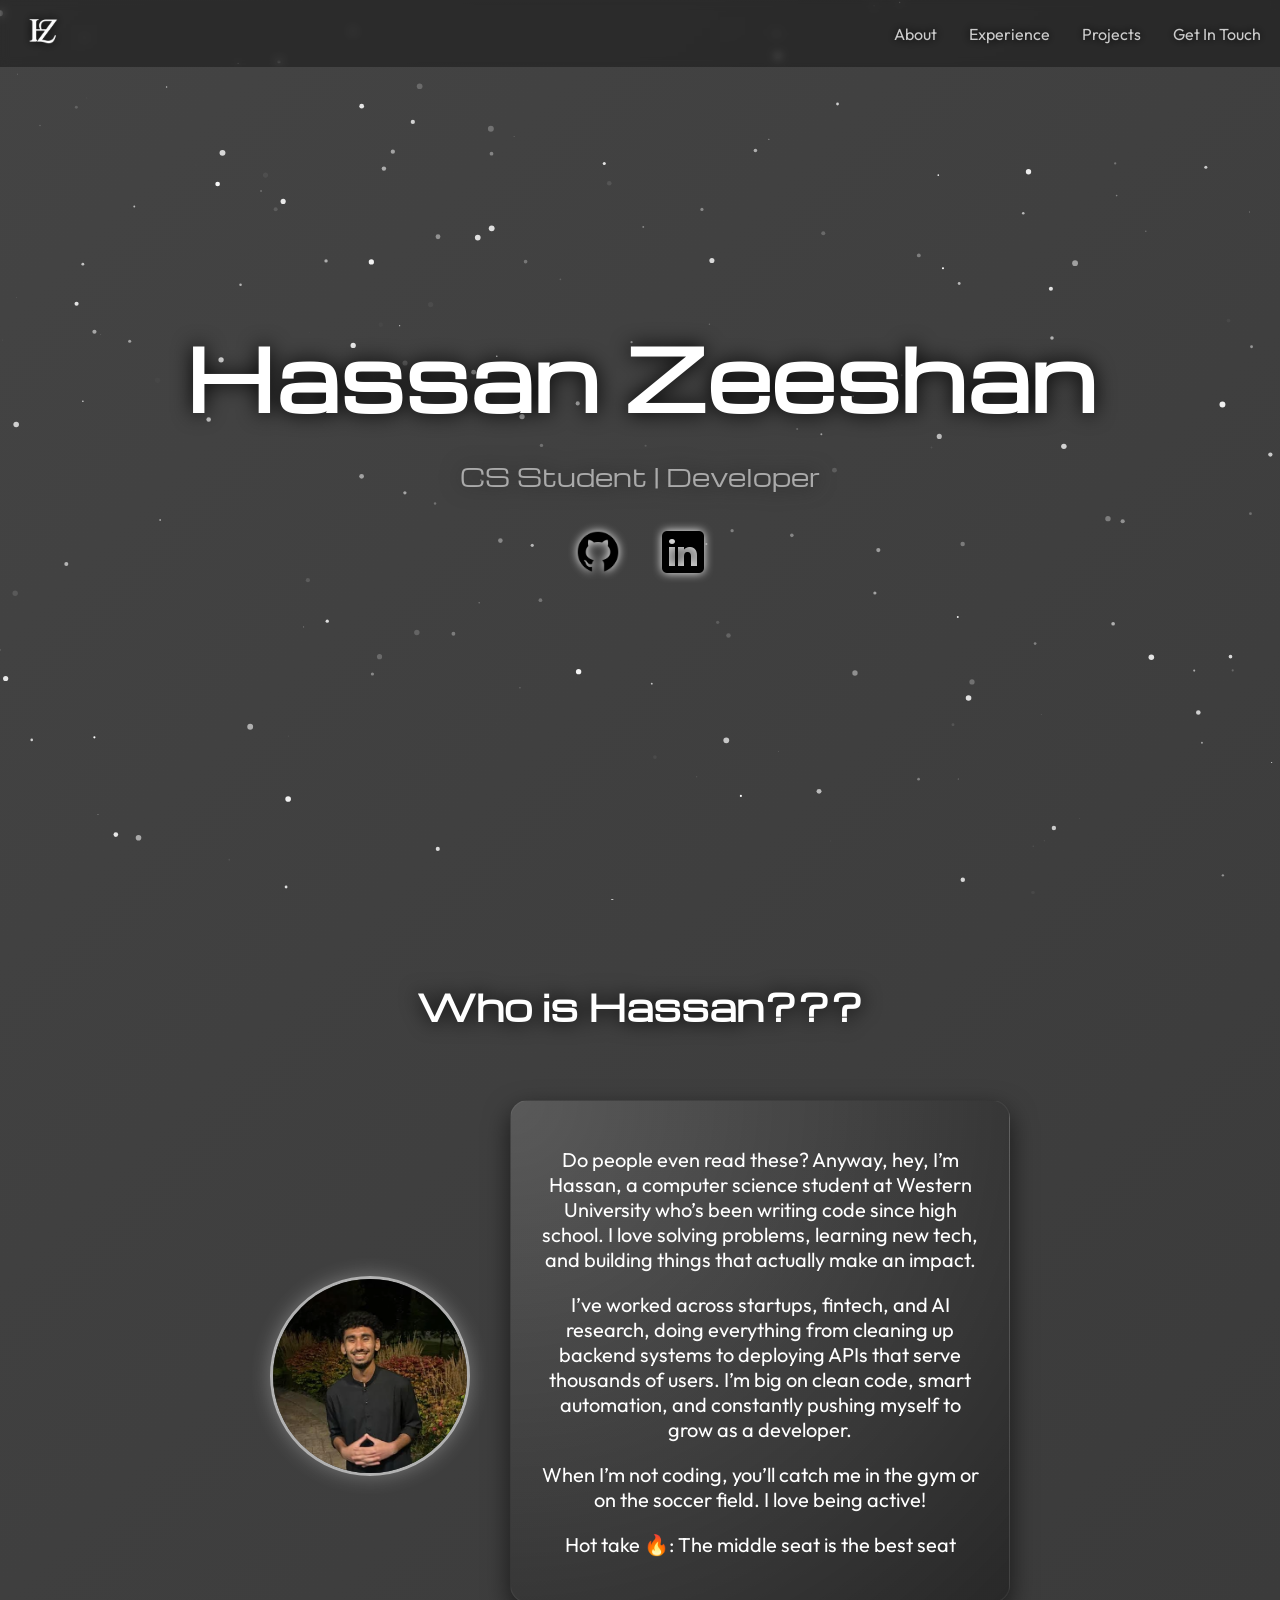
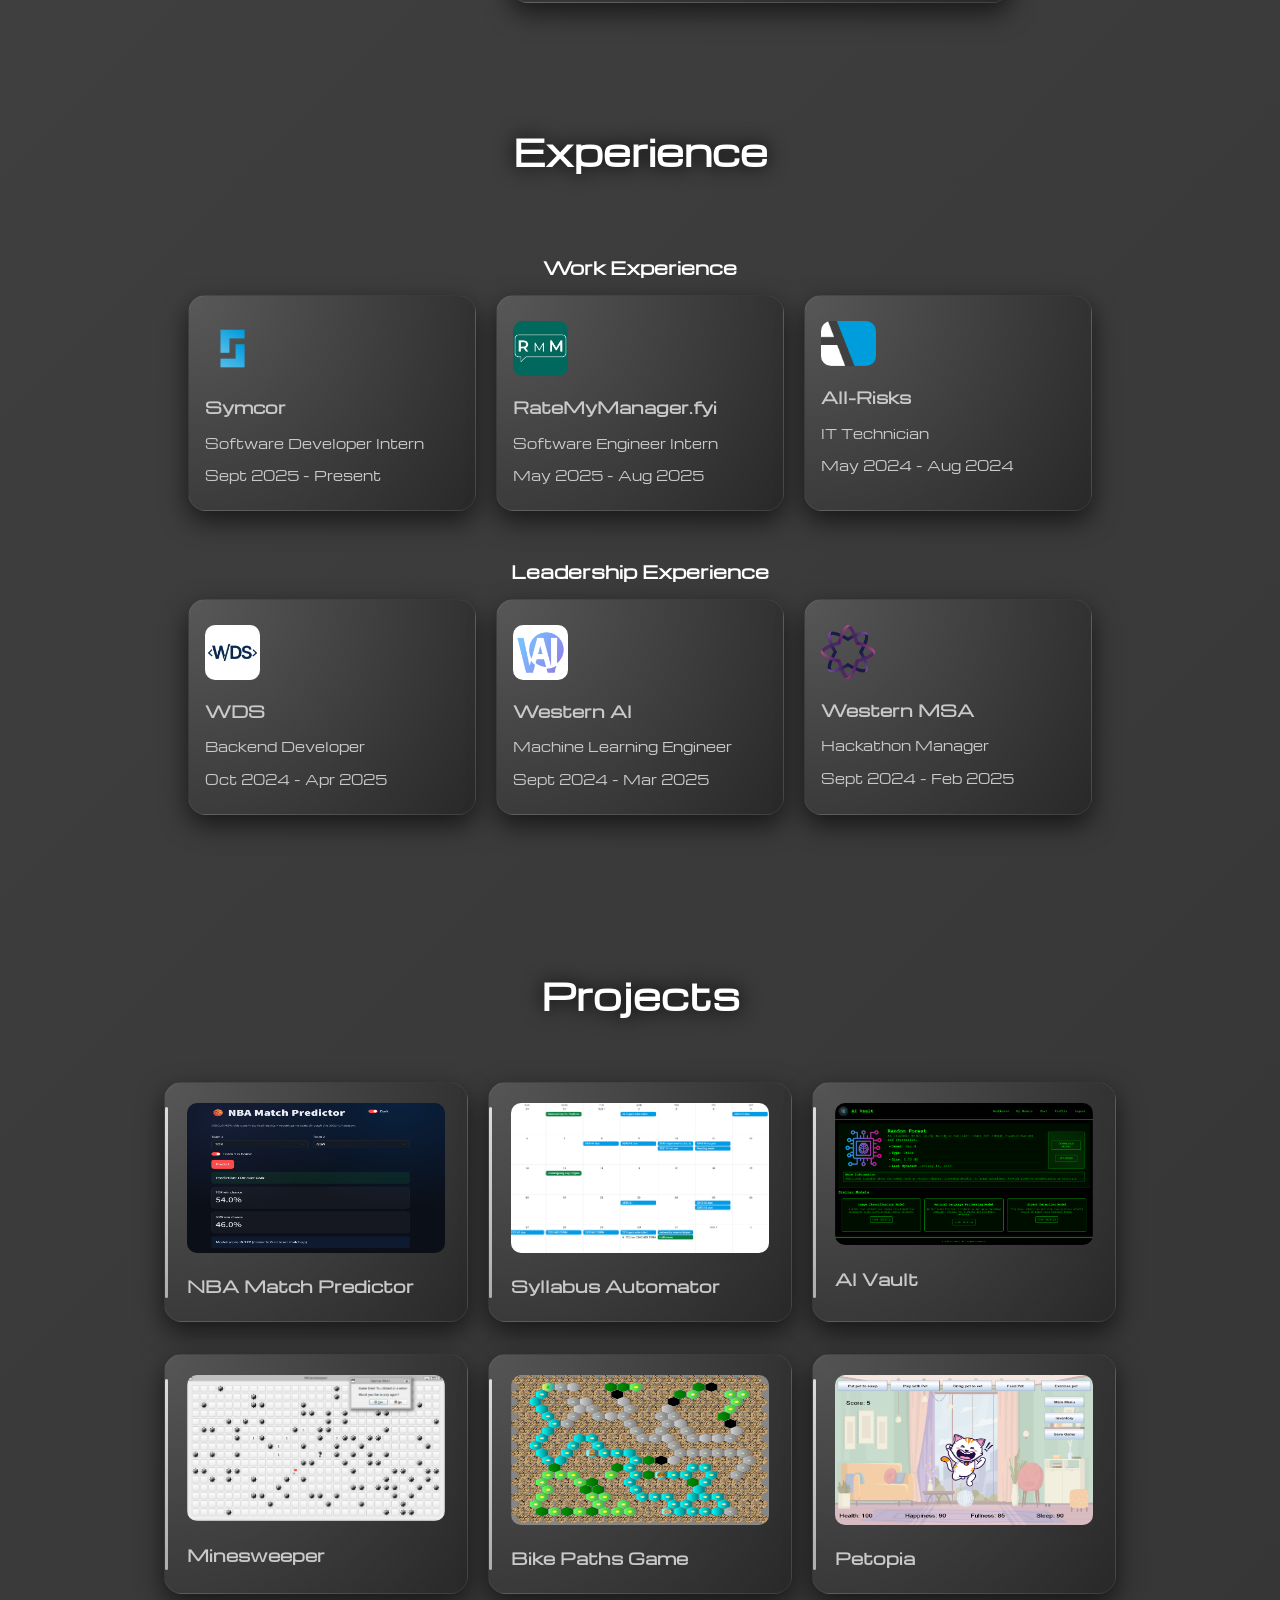
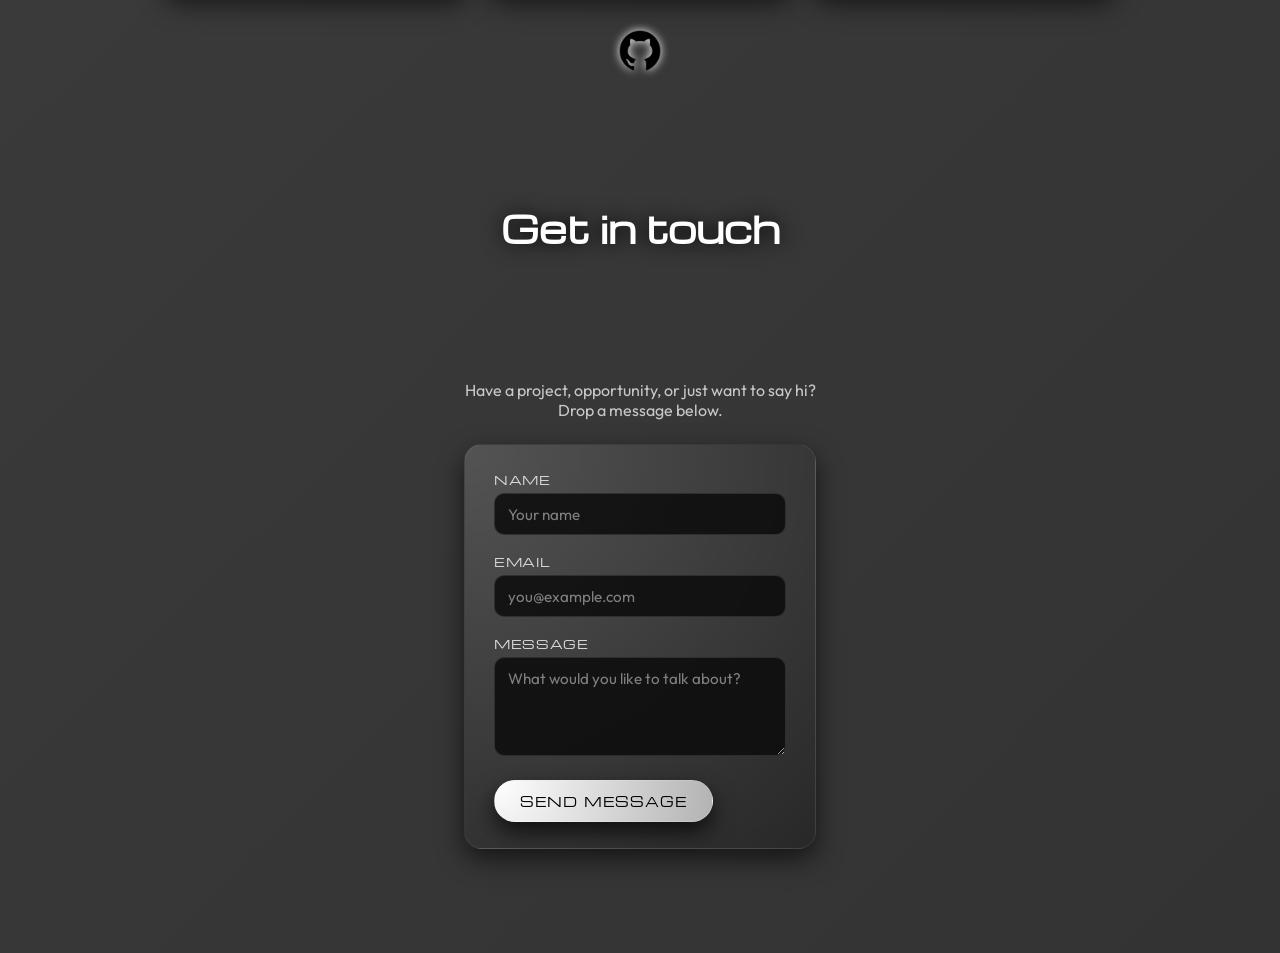
<file: index.html>
<!DOCTYPE html>
<html lang="en">
<head>
  <meta charset="UTF-8" />
  <meta name="viewport" content="width=device-width, initial-scale=1.0" />
  <link rel="preconnect" href="https://fonts.googleapis.com" />
  <link rel="preconnect" href="https://fonts.gstatic.com" crossorigin />
  <link
    href="https://fonts.googleapis.com/css2?family=BBH+Sans+Bartle&family=Inter:ital,opsz,wght@0,14..32,100..900;1,14..32,100..900&family=Jersey+15&family=Michroma&family=Outfit:wght@100..900&family=Playfair+Display:ital,wght@0,400..900;1,400..900&display=swap"
    rel="stylesheet"
  />
  <title>Hassan Zeeshan</title>
  <link rel="icon" type="image/png" href="images/HZLogo.png" />
  <link rel="stylesheet" href="styles.css" />
</head>
<body>
  <!-- Particles background -->
  <div id="particles-js"></div>

  <!-- NAVBAR -->
  <div class="nav-bar">
    <a href="#home" class="nav-logo">
      <img src="images/HZLogoWhite.png" alt="Hassan logo" />
    </a>

    <button class="nav-toggle" aria-label="Toggle navigation">
      <span></span>
      <span></span>
      <span></span>
    </button>

    <nav class="nav-links">
      <a href="#about">About</a>
      <a href="#experience">Experience</a>
      <a href="#projects">Projects</a>
      <a href="#get-in-touch">Get In Touch</a>
    </nav>
  </div>

  <!-- HERO -->
  <section id="home" class="wrapper">
    <div class="text">
      <h1>Hassan Zeeshan</h1>
      <p>CS Student | Developer</p>
      <div class="icons">
        <a href="https://github.com/hzeesha" target="_blank">
          <img src="images/github-logo.png" alt="GitHub logo" class="icon" />
        </a>
        <a href="https://www.linkedin.com/in/hassan-zeeshan-b6857222b/" target="_blank">
          <img src="images/linkedin.png" alt="LinkedIn logo" class="icon" />
        </a>
      </div>
    </div>
  </section>

  <!-- ABOUT -->
  <section id="about" class="wrapper">
    <div class="about-title">
      <p>Who is Hassan???</p>
    </div>
    <div class="about-container">
      <div class="profile-container">
        <img src="images/huz-wedding.png" alt="Hassan" class="profile-img" />
      </div>
      <div class="about-text">
        <p>
          Do people even read these? Anyway, hey, I’m Hassan, a computer science student at Western University who’s been
          writing code since high school. I love solving problems, learning new tech, and building things that actually
          make an impact.
        </p>
        <p>
          I’ve worked across startups, fintech, and AI research, doing everything from cleaning up backend systems to
          deploying APIs that serve thousands of users. I’m big on clean code, smart automation, and constantly pushing
          myself to grow as a developer.
        </p>
        <p>
          When I’m not coding, you’ll catch me in the gym or on the soccer field. I love being active!
        </p>
        <p>Hot take 🔥: The middle seat is the best seat</p>
      </div>
    </div>
  </section>

  <!-- EXPERIENCE -->
  <section id="experience" class="wrapper">
    <div class="experience-title">
      <h1>Experience</h1>
    </div>

    <h2 class="type-headers">Work Experience</h2>
    <div class="boxes">
      <button class="experience-button" onclick="openPopup('popup1')">
        <a href="https://www.symcor.ca/" target="_blank">
          <img src="images/symcorLogo.png" alt="Symcor Logo" width="55" />
        </a>
        <h3>Symcor</h3>
        <p>Software Developer Intern</p>
        <p>Sept 2025 - Present</p>
      </button>

      <button class="experience-button" onclick="openPopup('popup2')">
        <a href="https://ratemymanager.fyi/" target="_blank">
          <img src="images/RMMlogo.jpeg" alt="RMM Logo" width="55" class="company-logos" />
        </a>
        <h3>RateMyManager.fyi</h3>
        <p>Software Engineer Intern</p>
        <p>May 2025 - Aug 2025</p>
      </button>

      <button class="experience-button" onclick="openPopup('popup3')">
        <a href="https://all-risks.com/" target="_blank">
          <img src="images/All-Risks.png" alt="All-Risks Logo" width="55" class="company-logos" />
        </a>
        <h3>All-Risks</h3>
        <p>IT Technician</p>
        <p>May 2024 - Aug 2024</p>
      </button>
    </div>

    <h2 class="type-headers">Leadership Experience</h2>
    <div class="boxes">
      <button class="experience-button" onclick="openPopup('popup4')">
        <a href="https://westerndev-website-theta.vercel.app/" target="_blank">
          <img src="images/WDS.jpeg" alt="WDS Logo" width="55" class="company-logos" />
        </a>
        <h3>WDS</h3>
        <p>Backend Developer</p>
        <p>Oct 2024 - Apr 2025</p>
      </button>

      <button class="experience-button" onclick="openPopup('popup5')">
        <a href="https://www.westernuai.ca/" target="_blank">
          <img src="images/WAI.png" alt="Western AI Logo" width="55" class="company-logos" />
        </a>
        <h3>Western AI</h3>
        <p>Machine Learning Engineer</p>
        <p>Sept 2024 - Mar 2025</p>
      </button>

      <button class="experience-button" onclick="openPopup('popup6')">
        <a href="https://western-msa.com/" target="_blank">
          <img src="images/WMSA.png" alt="Western MSA Logo" width="55" class="company-logos-link" />
        </a>
        <h3>Western MSA</h3>
        <p>Hackathon Manager</p>
        <p>Sept 2024 - Feb 2025</p>
      </button>
    </div>
  </section>

  <!-- EXPERIENCE POPUPS -->
  <div id="popup1" class="overlay">
    <div class="popup">
      <div class="popup-title">
        <h3>Symcor</h3>
        <div class="popup-image">
          <a href="https://www.symcor.ca/" target="_blank">
            <img src="images/symcorLogo.png" alt="Symcor Logo" width="55" />
          </a>
        </div>
      </div>
      <div class="popup-role">
        <p>Software Developer Intern</p>
        <p>Sept 2025 - Present</p>
      </div>
      <div class="popup-text">
        <ul>
          <li>Collaborating in daily Agile standups and sprint cycles to deliver incremental improvements across enterprise-scale applications.</li>
          <li>Modernizing and upgrading legacy Java codebases to improve maintainability, security, and compatibility with newer environments.</li>
          <li>Supporting the development of CI/CD pipelines and DevOps automation, contributing to system reliability and streamlined deployments.</li>
          <li>Engaging in AI research initiatives, exploring the integration of machine learning techniques into financial software solutions.</li>
        </ul>
      </div>
      <button class="close" onclick="closePopup('popup1')">&times;</button>
    </div>
  </div>

  <div id="popup2" class="overlay">
    <div class="popup">
      <div class="popup-title">
        <h3>RateMyManager.fyi</h3>
        <div class="popup-image">
          <a href="https://ratemymanager.fyi/" target="_blank">
            <img src="images/RMMlogo.jpeg" alt="RMM Logo" width="55" class="company-logos-circle" />
          </a>
        </div>
      </div>
      <div class="popup-role">
        <p>Software Engineer Intern</p>
        <p>May 2025 - Aug 2025</p>
      </div>
      <div class="popup-text">
        <ul>
          <li>Built and deployed RESTful APIs in Python on AWS (Lambda, API Gateway, DynamoDB, S3, CloudFront), powering a platform serving 20,000+ active users.</li>
          <li>Authored design documents and implemented backend features from requirements, ensuring scalability and alignment with product roadmap.</li>
          <li>Designed and optimized DynamoDB schemas and GSIs to handle high-volume user/review queries, reducing API response times by 40%.</li>
          <li>Developed automated test suites and conducted manual API testing, identifying edge cases and mitigating potential security risks.</li>
          <li>Automated CI/CD pipelines with GitHub Actions, reducing deployment time by 80% and improving release reliability.</li>
          <li>Proposed and implemented new product ideas that enhanced user experience and contributed to platform growth in a fast-paced startup environment.</li>
        </ul>
      </div>
      <button class="close" onclick="closePopup('popup2')">&times;</button>
    </div>
  </div>

  <div id="popup3" class="overlay">
    <div class="popup">
      <div class="popup-title">
        <h3>All-Risks Insurance</h3>
        <div class="popup-image">
          <a href="https://all-risks.com/" target="_blank">
            <img src="images/All-Risks.png" alt="All-Risks Logo" width="55" class="company-logos-circle" />
          </a>
        </div>
      </div>
      <div class="popup-role">
        <p>IT Technician</p>
        <p>May 2024 - Aug 2024</p>
      </div>
      <div class="popup-text">
        <ul>
          <li>Implemented and maintained secure office network infrastructure, reducing downtime and boosting staff productivity by 20%.</li>
          <li>Deployed software solutions and proactively resolved technical issues to support staff productivity.</li>
        </ul>
      </div>
      <button class="close" onclick="closePopup('popup3')">&times;</button>
    </div>
  </div>

  <div id="popup4" class="overlay">
    <div class="popup">
      <div class="popup-title">
        <h3>Western Developers Society</h3>
        <div class="popup-image">
          <a href="https://westerndev-website-theta.vercel.app/" target="_blank">
            <img src="images/WDS.jpeg" alt="WDS Logo" width="55" class="company-logos-circle" />
          </a>
        </div>
      </div>
      <div class="popup-role">
        <p>Backend Developer</p>
        <p>May 2024 - Aug 2024</p>
      </div>
      <div class="popup-text">
        <ul>
          <li>Built and optimized a secure Supabase database schema to ensure data integrity and support efficient query performance.</li>
          <li>Developed hospital wait-time logic using Playwright and Mapbox to enhance UX and performance.</li>
        </ul>
      </div>
      <button class="close" onclick="closePopup('popup4')">&times;</button>
    </div>
  </div>

  <div id="popup5" class="overlay">
    <div class="popup">
      <div class="popup-title">
        <h3>Western AI</h3>
        <div class="popup-image">
          <a href="https://www.westernuai.ca/" target="_blank">
            <img src="images/WAI.png" alt="Western AI Logo" width="55" class="company-logos-circle" />
          </a>
        </div>
      </div>
      <div class="popup-role">
        <p>Machine Learning Engineer</p>
        <p>Sept 2024 - Mar 2025</p>
      </div>
      <div class="popup-text">
        <ul>
          <li>Built and trained machine learning models for real-time predictive analytics, achieving 88% accuracy.</li>
          <li>Integrated predictive algorithms into a mobile app, improving performance and user experience.</li>
        </ul>
      </div>
      <button class="close" onclick="closePopup('popup5')">&times;</button>
    </div>
  </div>

  <div id="popup6" class="overlay">
    <div class="popup">
      <div class="popup-title">
        <h3>Western MSA</h3>
        <div class="popup-image">
          <a href="https://western-msa.com/" target="_blank">
            <img src="images/WMSA.png" alt="Western MSA Logo" width="55" class="company-logos-link" />
          </a>
        </div>
      </div>
      <div class="popup-role">
        <p>Hackathon Manager</p>
        <p>Sept 2024 - Feb 2025</p>
      </div>
      <div class="popup-text">
        <ul>
          <li>Led logistics and outreach for MSA’s first hackathon with 100+ participants and 15+ volunteers.</li>
          <li>Managed volunteer coordination, training, and real-time issue resolution during the event.</li>
        </ul>
      </div>
      <button class="close" onclick="closePopup('popup6')">&times;</button>
    </div>
  </div>

  <!-- PROJECTS -->
  <section id="projects" class="wrapper">
    <div class="projects-title">
      <h1>Projects</h1>
    </div>

    <div class="boxes">
      <button class="project-button" onclick="window.open('https://nbamatchpredictor.streamlit.app/', '_blank')">
        <img src="images/MatchPredictor.png" alt="Match Predictor" class="project-images" />
        <h3>NBA Match Predictor</h3>
      </button>

      <button class="project-button" onclick="window.open('https://github.com/hzeesha/syllabus-automation', '_blank')">
        <img src="images/SyllabusCalendar.png" alt="Syllabus Automator" class="project-images" />
        <h3>Syllabus Automator</h3>
      </button>

      <button class="project-button" onclick="window.open('https://dorahacks.io/buidl/21659/', '_blank')">
        <img src="images/AIvault.png" alt="AI Vault" class="project-images" />
        <h3>AI Vault</h3>
      </button>
    </div>

    <div class="boxes">
      <button class="project-button" onclick="window.open('https://github.com/hzeesha/minesweeper', '_blank')">
        <img src="images/Minesweeper.png" alt="Minesweeper" class="project-images" />
        <h3>Minesweeper</h3>
      </button>

      <button class="project-button" onclick="window.open('https://github.com/hzeesha/Bike-Paths-Game', '_blank')">
        <img src="images/bikePaths.png" alt="Bike Paths Game" class="project-images" />
        <h3>Bike Paths Game</h3>
      </button>

      <button class="project-button" onclick="window.open('https://github.com/hzeesha/Petopia', '_blank')">
        <img src="images/Petopia.png" alt="Petopia" class="project-images" />
        <h3>Petopia</h3>
      </button>
    </div>

    <div class="more-projects">
      <a href="https://github.com/hzeesha" target="_blank">
        <img src="images/github-logo.png" alt="GitHub logo" class="icon" />
      </a>
    </div>
  </section>

  <!-- CONTACT -->
  <section id="get-in-touch" class="wrapper">
    <div class="get-in-touch-title">
      <h1>Get in touch</h1>
    </div>

    <div class="contact-content">
      <p class="contact-subtitle">
        Have a project, opportunity, or just want to say hi? Drop a message below.
      </p>

      <form
        id="contact-form"
        class="contact-form"
        action="https://formspree.io/f/xqandpon"
        method="POST"
      >
        <div class="field-group">
          <label for="name">Name</label>
          <input id="name" type="text" name="name" placeholder="Your name" required />
        </div>

        <div class="field-group">
          <label for="email">Email</label>
          <input id="email" type="email" name="email" placeholder="you@example.com" required />
        </div>

        <div class="field-group">
          <label for="message">Message</label>
          <textarea
            id="message"
            name="message"
            rows="4"
            placeholder="What would you like to talk about?"
            required
          ></textarea>
        </div>

        <input type="hidden" name="_subject" value="New message from hassanzeeshan.dev contact form" />

        <button type="submit" class="contact-btn">
          Send Message
        </button>
      </form>

      <div id="form-status" class="form-status"></div>
    </div>
  </section>

  <!-- POPUP + NAV + CONTACT JS -->
  <script>
    function openPopup(id) {
      document.getElementById(id).style.display = 'flex';
    }

    function closePopup(id) {
      document.getElementById(id).style.display = 'none';
    }

    // mobile nav toggle
    const navToggle = document.querySelector('.nav-toggle');
    const navLinks = document.querySelector('.nav-links');

    if (navToggle && navLinks) {
      navToggle.addEventListener('click', () => {
        navLinks.classList.toggle('open');
        navToggle.classList.toggle('open');
      });

      // close menu when a link is clicked
      navLinks.querySelectorAll('a').forEach(link => {
        link.addEventListener('click', () => {
          navLinks.classList.remove('open');
          navToggle.classList.remove('open');
        });
      });
    }

    // contact form
    const form = document.getElementById('contact-form');
    const statusDiv = document.getElementById('form-status');

    async function handleSubmit(event) {
      event.preventDefault();
      statusDiv.textContent = 'Sending...';
      statusDiv.className = 'form-status sending';

      const data = new FormData(form);

      try {
        const response = await fetch(form.action, {
          method: form.method,
          body: data,
          headers: {
            Accept: 'application/json',
          },
        });

        if (response.ok) {
          statusDiv.textContent = "Thanks! I'll get back to you soon.";
          statusDiv.className = 'form-status success';
          form.reset();
        } else {
          statusDiv.textContent = 'Something went wrong. Please try again later.';
          statusDiv.className = 'form-status error';
        }
      } catch (err) {
        statusDiv.textContent = 'Network error. Please try again.';
        statusDiv.className = 'form-status error';
      }
    }

    if (form) {
      form.addEventListener('submit', handleSubmit);
    }
  </script>

  <!-- Particles scripts -->
  <script src="particles.js"></script>
  <script src="app.js"></script>
</body>
</html>
</file>
<file: styles.css>
*,
*::before,
*::after {
  box-sizing: border-box;
}

/* Stop horizontal scrolling */
html, body {
  max-width: 100%;
  overflow-x: hidden;
}

html {
  scroll-behavior: smooth;
}

body {
  margin: 0;
  padding: 0;
  font: normal 75% Arial, Helvetica, sans-serif;
  overflow: auto;
  background: linear-gradient(-45deg, #000000, #222222, #444444);
  background-size: 400% 400%;
  animation: gradientBG 15s ease infinite;
}

@keyframes gradientBG {
  0% {
    background-position: 0% 50%;
  }
  50% {
    background-position: 100% 50%;
  }
  100% {
    background-position: 0% 50%;
  }
}

/* particles.js container */
#particles-js {
  position: fixed;
  width: 100%;
  height: 100%;
  background: transparent;
  z-index: 0;
}

#particles-js,
#particles-js canvas {
  pointer-events: none;
}

/* NAVBAR */

.nav-bar {
  position: fixed;
  inset: 0 0 auto 0;
  display: flex;
  align-items: center;
  justify-content: space-between;
  padding: 0.5rem 1.2rem;
  background: rgba(0, 0, 0, 0.35);
  backdrop-filter: blur(4px);
  z-index: 10;
}

.nav-logo img {
  filter: drop-shadow(0 0 5px #000000);
  width: 3rem;
  transition: transform 0.3s ease, filter 0.3s ease;
}

.nav-logo img:hover {
  transform: translateY(-3px) scale(1.03);
  filter: drop-shadow(0 0 15px #000000) drop-shadow(0 0 10px #000000);
}

.nav-links {
  display: flex;
  justify-content: center;
  gap: 2rem;
  align-items: center;
  font-family: 'Outfit';
  font-size: 1rem;
  color: #cccccc;
  filter: drop-shadow(0 0 5px #000000);
}

.nav-links a {
  text-decoration: none;
  color: #cccccc;
  transition: opacity 0.2s ease, transform 0.2s ease;
}

.nav-links a:hover {
  opacity: 0.9;
  transform: translateY(-1px);
}

/* hamburger icon (shown only on mobile or smaller screen sizes) */
.nav-toggle {
  display: none;
  background: transparent;
  border: none;
  cursor: pointer;
  padding: 0.3rem;
}

.nav-toggle span {
  display: block;
  width: 20px;
  height: 2px;
  margin: 4px 0;
  background: #ffffff;
  transition: transform 0.2s ease, opacity 0.2s ease;
}

.nav-toggle.open span:nth-child(1) {
  transform: translateY(6px) rotate(45deg);
}
.nav-toggle.open span:nth-child(2) {
  opacity: 0;
}
.nav-toggle.open span:nth-child(3) {
  transform: translateY(-6px) rotate(-45deg);
}

/* LAYOUT / SECTIONS */

.wrapper {
  position: relative;
  z-index: 1;
  width: 100%;
  text-align: center;
  top: 0;
  pointer-events: none;
}

section {
  display: flex;
  flex-direction: column;
  align-items: center;
  color: white;
  text-align: center;
  position: relative;
  z-index: 1;
}

#home {
  height: 100vh;
  padding: 2.75rem 1.5rem 3rem; 
  justify-content: center;
}

section:not(#home) {
  height: auto;
  padding: 2.75rem 1.5rem 3rem; 
  justify-content: flex-start;
}

.text {
  display: flex;
  flex-direction: column;
  justify-content: center;
  height: 100%;
  pointer-events: auto;
}

@keyframes slideInFromLeft {
  0% {
    transform: translateX(-100%);
  }
  100% {
    transform: translateX(0);
  }
}

@keyframes FadeIn {
  0% {
    opacity: 0;
  }
  100% {
    opacity: 1;
  }
}

.text h1 {
  font-size: 7em;
  margin: 0;
  font-family: 'Michroma';
  font-weight: bold;
  color: #ffffff;
  filter: drop-shadow(0 0 10px #000000);
  animation: 2s ease-out 0s 1 FadeIn;
}

.text p {
  font-size: 2em;
  color: #aaaaaa;
  font-family: 'Michroma';
  filter: drop-shadow(0 0 10px #222222);
  animation: 2s ease-out 0s 1 FadeIn;
}

.icons {
  padding-top: 10px;
  display: flex;
  justify-content: center;
  gap: 35px;
  align-items: center;
  pointer-events: auto;
  animation: 1s ease-out 0s 1 slideInFromLeft;
}

.icon {
  width: 50px;
  height: auto;
  cursor: pointer;
  transition: transform 0.4s ease, filter 0.4s ease, box-shadow 0.4s ease;
  filter: drop-shadow(0 0 5px #ffffff);
}

.icon:hover {
  transform: translateY(-10px) scale(1.2);
  filter: drop-shadow(0 0 15px #ffffff) drop-shadow(0 0 10px #cccccc);
}

/* SECTION TITLES */

.about-title,
.experience-title,
.projects-title,
.get-in-touch-title {
  margin: 0 0 2rem;
  padding-top: 0;
  font-family: 'Michroma';
  font-weight: bold;
  color: #ffffff;
  filter: drop-shadow(0 0 10px #000000);
  pointer-events: auto;
  animation: 2s ease-out 0s 1 FadeIn;
}

.about-title {
  font-size: 3em;
}
.experience-title,
.projects-title,
.get-in-touch-title {
  font-size: 2em;
}

/* ABOUT SECTION */

#about {
  
}

.about-container {
  display: flex;
  justify-content: space-between;
  align-items: center;
  gap: 40px;
}

.about-text {
  background: radial-gradient(circle at top left, rgba(200, 200, 200, 0.2), rgba(40, 40, 40, 0.97));
  border-radius: 18px;
  border: 1px solid rgba(255, 255, 255, 0.06);
  padding: 1.6rem 1.8rem;
  box-shadow: 0 10px 26px rgba(0, 0, 0, 0.6);
  max-width: 500px;
  align-items: center;
  pointer-events: auto;
  font-size: 20px;
  font-family: 'Outfit';
  animation: 1s ease-out 0s 1 slideInFromLeft;
}

.profile-container {
  display: flex;
  justify-content: center;
  margin-top: 3rem;
  pointer-events: auto;
  animation: 1s ease-out 0s 1 slideInFromLeft;
}

.profile-img {
  width: 200px;
  height: 200px;
  border-radius: 50%;
  border: 3px solid rgba(255, 255, 255, 0.6);
  box-shadow: 0 0 20px rgba(255, 255, 255, 0.3);
  object-fit: cover;
  transition: transform 0.3s ease, box-shadow 0.3s ease;
}

.profile-img:hover {
  transform: scale(1.03);
  box-shadow: 0 0 30px rgba(255, 255, 255, 0.6);
}

/* EXPERIENCE SECTION */

.experience-button {
  background: radial-gradient(circle at top left, rgba(200, 200, 200, 0.2), rgba(40, 40, 40, 0.97));
  border-radius: 18px;
  border: 1px solid rgba(255, 255, 255, 0.06);
  padding: 1.6rem 1.8rem;
  box-shadow: 0 10px 26px rgba(0, 0, 0, 0.6);
  width: 18rem;
  height: 13.5rem;
  text-align: left;
  padding-left: 1rem;
  padding-right: 1rem;
  font-family: 'Michroma';
  color: #c9c9c9;
  margin-bottom: 2rem;
  pointer-events: auto;
  transition: transform 0.3s ease, box-shadow 0.3s ease;
  cursor: pointer;
}

.experience-button:hover {
  transform: scale(1.03);
  box-shadow: 0 0 30px rgba(255, 255, 255, 0.6);
}

.company-logos {
  border-radius: 10px;
  pointer-events: auto;
}

.company-logos-circle {
  border-radius: 30px;
  pointer-events: auto;
}

.boxes {
  display: flex;
  justify-content: center;
  gap: 20px;
}

.type-headers {
  font-family: 'Michroma';
  text-align: center;
  pointer-events: auto;
}

/* POPUPS */

.overlay {
  display: none;
  justify-content: center;
  align-items: center;
  min-height: 100vh;
  position: fixed;
  top: 0;
  left: 0;
  width: 100%;
  height: 100%;
  background: rgba(0, 0, 0, 0.8);
  z-index: 1000;
  border-radius: 15px;
  overflow-y: auto;                 
  -webkit-overflow-scrolling: touch;
}

.overlay .popup {
  background: #111;
  padding: 2.5rem 2rem 2rem;        
  border-radius: 10px;
  max-width: 575px;
  max-height: 90vh;                 
  overflow-y: auto;                 
  color: #fff;
  text-align: center;
  position: relative;
}

.popup-title {
  display: flex;
  gap: 10px;
  text-align: left;
  font-family: 'Michroma';
  font-size: 2rem;
  margin: 0;
}

.popup-image {
  transition: transform 0.3s ease, box-shadow 0.3s ease;
}

.popup-image:hover {
  transform: scale(1.1);
}

.popup-text {
  font-family: 'Outfit';
  font-size: 1rem;
}

.popup-role {
  text-align: left;
  font-family: 'Michroma';
  font-size: 0.75rem;
  padding-bottom: 5px;
  font-weight: bold;
}

li {
  margin: 5px 0;
}

ul {
  padding-left: 0;
  margin: 10px 0;
  padding-bottom: 10px;
  list-style-position: inside;
  text-align: left;
}

.close {
  position: absolute;
  top: 0.75rem;
  right: 0.75rem;
  border-radius: 999px;
  background-color: #959595;
  transition: transform 0.3s ease, box-shadow 0.3s ease;
  cursor: pointer;
  z-index: 1;
}

.close:hover {
  transform: scale(1.1);
}

/* PROJECTS SECTION */

.project-images {
  border-radius: 10px;
  width: 100%;
  height: 150px;
}

.project-button {
  width: 19rem;
  height: 15rem;
  background: radial-gradient(circle at top left, rgba(200, 200, 200, 0.2), rgba(40, 40, 40, 0.95));
  backdrop-filter: blur(10px);
  border-radius: 18px;
  border: 1px solid rgba(255, 255, 255, 0.06);
  padding: 1.2rem 1.4rem 1.2rem;
  text-align: left;
  font-family: 'Michroma';
  color: #c9c9c9;
  margin-bottom: 2rem;
  pointer-events: auto;
  cursor: pointer;
  position: relative;
  overflow: hidden;
  display: flex;
  flex-direction: column;
  gap: 0.45rem;
  box-shadow: 0 10px 26px rgba(0, 0, 0, 0.6);
  transition: transform 0.22s ease, box-shadow 0.22s ease, border-color 0.22s ease;
}

.project-button::before {
  content: '';
  position: absolute;
  left: 0;
  top: 10%;
  bottom: 10%;
  width: 3px;
  border-radius: 999px;
  background: linear-gradient(to bottom, #ffffff, #c9c9c9);
  opacity: 0.8;
}

.project-button:hover {
  transform: translateY(-4px);
  box-shadow: 0 16px 40px rgba(0, 0, 0, 0.8);
  border-color: rgba(255, 255, 255, 0.18);
  background: radial-gradient(circle at top left, rgba(220, 220, 220, 0.23), rgba(30, 30, 30, 0.98));
}

.more-projects {
  font-family: 'Michroma';
  gap: 1rem;
  pointer-events: auto;
  font-size: 1rem;
}

/* CONTACT SECTION */

.contact-content {
  max-width: 400px;
  width: 100%;
  margin-top: 1.5rem;
  pointer-events: auto;
  padding: 1.5rem;
}

.contact-subtitle {
  font-family: 'Outfit';
  font-size: 1rem;
  color: #c9c9c9;
  margin-bottom: 1.5rem;
  text-align: center;
}

.contact-form {
  background: radial-gradient(circle at top left, rgba(200, 200, 200, 0.2), rgba(40, 40, 40, 0.97));
  border-radius: 18px;
  border: 1px solid rgba(255, 255, 255, 0.06);
  padding: 1.6rem 1.8rem;
  box-shadow: 0 10px 26px rgba(0, 0, 0, 0.6);
  display: flex;
  flex-direction: column;
  gap: 1.1rem;
}

.field-group {
  display: flex;
  flex-direction: column;
  gap: 0.35rem;
  text-align: left;
}

.field-group label {
  font-family: 'Michroma';
  font-size: 0.75rem;
  letter-spacing: 0.06em;
  text-transform: uppercase;
  color: #dcdcdc;
}

.field-group input,
.field-group textarea {
  font-family: 'Outfit';
  font-size: 0.95rem;
  padding: 0.65rem 0.8rem;
  border-radius: 10px;
  border: 1px solid rgba(255, 255, 255, 0.12);
  background: rgba(15, 15, 15, 0.9);
  color: #f5f5f5;
  outline: none;
  resize: vertical;
  transition: border-color 0.18s ease, box-shadow 0.18s ease;
}

.field-group input::placeholder,
.field-group textarea::placeholder {
  color: #808080;
}

.field-group input:focus,
.field-group textarea:focus {
  border-color: rgba(255, 255, 255, 0.45);
  box-shadow: 0 0 0 1px rgba(255, 255, 255, 0.18);
  background: rgba(20, 20, 20, 0.95);
}

.contact-btn {
  margin-top: 0.4rem;
  align-self: flex-start;
  padding: 0.7rem 1.6rem;
  border-radius: 999px;
  border: 1px solid rgba(255, 255, 255, 0.16);
  background: radial-gradient(circle at top left, #ffffff, #b3b3b3);
  color: #000;
  font-family: 'Michroma';
  font-size: 0.8rem;
  letter-spacing: 0.08em;
  text-transform: uppercase;
  cursor: pointer;
  box-shadow: 0 10px 22px rgba(0, 0, 0, 0.7);
  transition: transform 0.18s ease, box-shadow 0.18s ease, border-color 0.18s ease;
}

.contact-btn:hover {
  transform: translateY(-2px);
  box-shadow: 0 14px 32px rgba(0, 0, 0, 0.85);
  border-color: rgba(255, 255, 255, 0.4);
  background: radial-gradient(circle at top left, #ffffff, #dcdcdc);
}

.contact-btn:active {
  transform: translateY(0);
  box-shadow: 0 8px 20px rgba(0, 0, 0, 0.7);
}

.form-status {
  margin-top: 0.8rem;
  font-family: 'Outfit';
  font-size: 0.9rem;
  text-align: left;
  color: #c9c9c9;
  min-height: 1.2rem;
}

.form-status.sending {
  color: #dcdcdc;
}

.form-status.success {
  color: #8dffb2;
}

.form-status.error {
  color: #ff8d8d;
}

/* RESPONSIVENESS */

@media (max-width: 900px) {
  .text h1 {
    font-size: 4rem;
  }

  .text p {
    font-size: 1.5rem;
  }

  section {
    padding-inline: 1.5rem;
  }
}

@media (max-width: 768px) {
  #home {
    padding: 2.75rem 1.5rem 3rem;
  }

  section:not(#home) {
    padding: 2.75rem 1.5rem 3rem;
  }

  .wrapper {
    padding-inline: 0.5rem;
  }

  .nav-toggle {
    display: block;
  }

  .nav-links {
    position: fixed;
    top: 3.1rem;
    right: 0;
    left: 0;
    flex-direction: column;
    gap: 1rem;
    padding: 1rem 0 1.2rem;
    background: rgba(0, 0, 0, 0.96);
    display: none;
  }

  .nav-links.open {
    display: flex;
  }

  .text {
    height: auto;
    margin-top: 0;
  }

  .text h1 {
    font-size: 3rem;
  }

  .text p {
    font-size: 1.3rem;
  }

  .icons {
    gap: 24px;
  }

  .about-title {
    font-size: 2.2rem;
  }

  .about-container {
    flex-direction: column;
    gap: 1.5rem;
    align-items: center;
  }

  .profile-container {
    margin-top: 1rem;
  }

  .profile-img {
    width: 150px;
    height: 150px;
  }

  .about-text {
    max-width: 100%;
    font-size: 1rem;
    text-align: left;
  }

  .boxes {
    flex-direction: column;
    align-items: center;
  }

  .experience-button,
  .project-button {
    width: 100%;
    max-width: 20rem;
  }

  .type-headers {
    width: 100%;
    padding-left: 0.5rem;
  }

  .overlay .popup {
    margin-inline: 1rem;
    max-width: 100%;
  }

  .contact-content {
    padding-inline: 1rem;
  }

  .contact-form {
    padding: 1.2rem;
  }

  .contact-btn {
    width: 100%;
    text-align: center;
  }
}

@media (max-width: 480px) {
  .nav-bar {
    padding-inline: 0.8rem;
  }

  .text h1 {
    font-size: 2.5rem;
  }

  .text p {
    font-size: 1.1rem;
  }

  .about-title,
  .experience-title,
  .projects-title,
  .get-in-touch-title {
    font-size: 1.7rem;
  }
}
</file>
